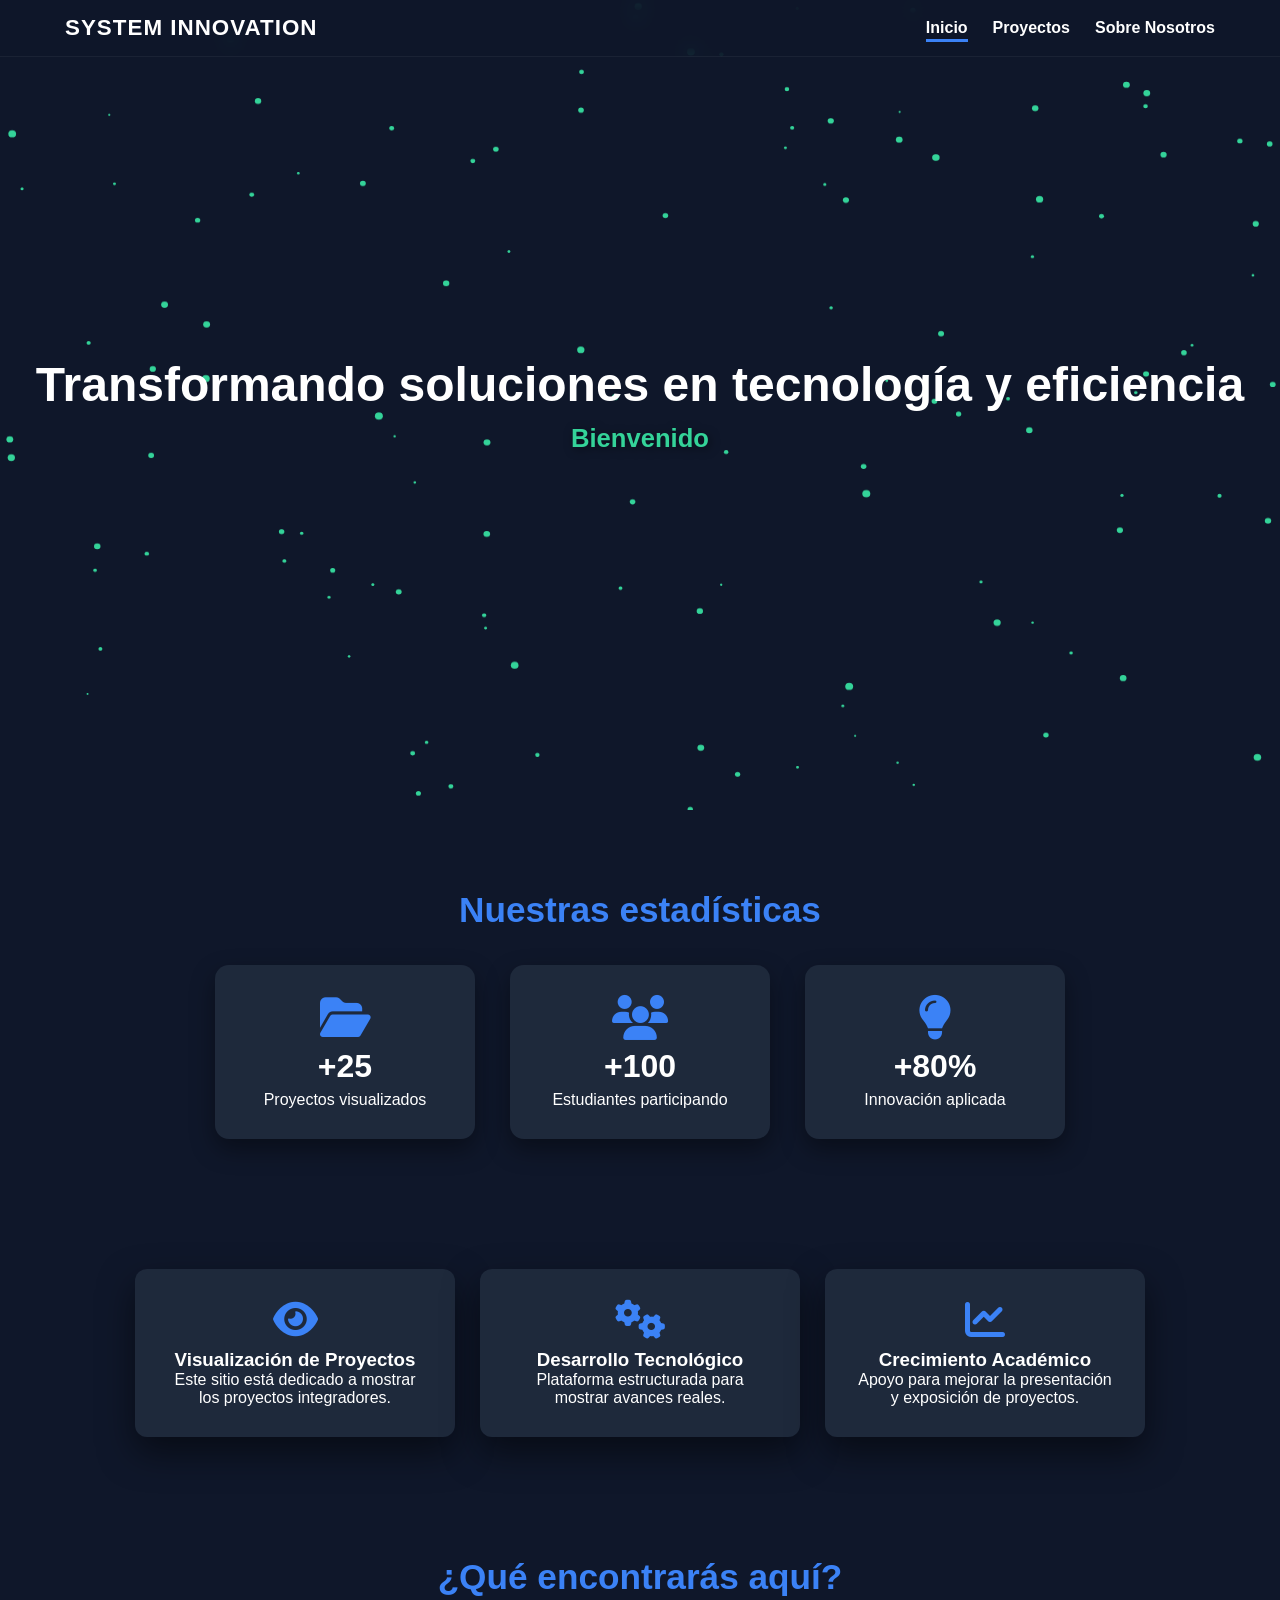
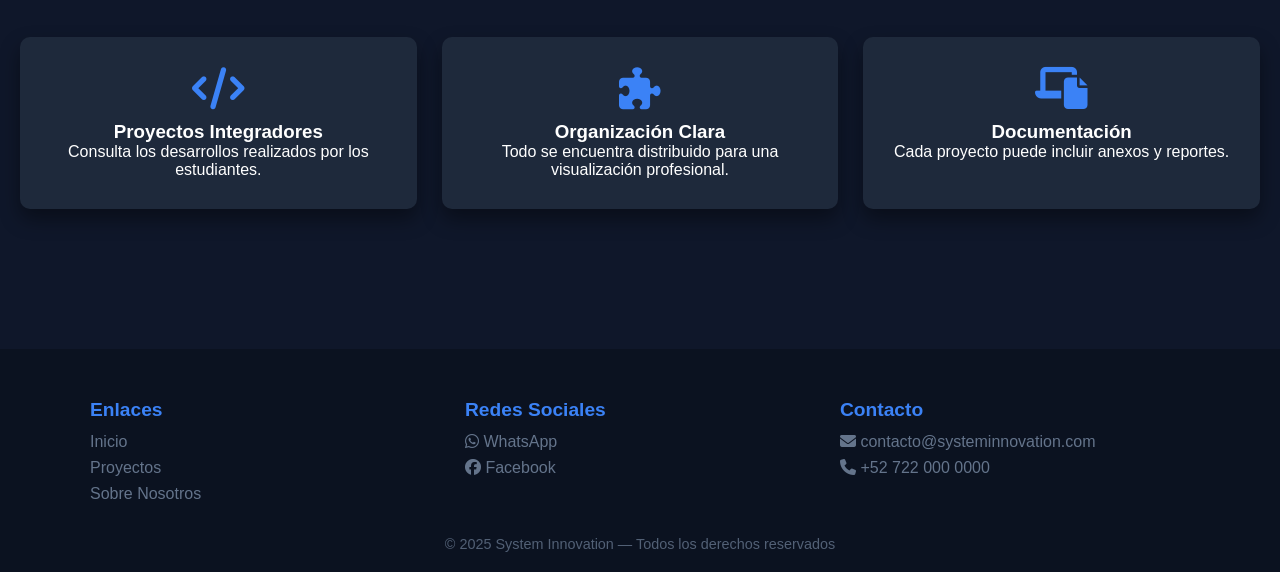
<file: index.html>
<!DOCTYPE html>
<html lang="es">
<head>
  <meta charset="UTF-8">
  <meta name="viewport" content="width=device-width, initial-scale=1.0">
  <title>System Innovation - Portada</title>
  <link rel="stylesheet" href="css/style.css">

  <!-- ICONOS -->
  <link href="https://cdnjs.cloudflare.com/ajax/libs/font-awesome/6.4.0/css/all.min.css" rel="stylesheet">
</head>
<body>

<!-- --------------------------------------------------
                     HEADER (MODIFICADO)
--------------------------------------------------- -->
<header class="header">
  <div class="header-container">
    <a href="index.html" class="logo">SYSTEM INNOVATION</a>

    <nav class="nav" id="navMenu">
      <a href="index.html" class="active">Inicio</a>
      <a href="proyectos.html">Proyectos</a>
      <a href="sobre.html">Sobre Nosotros</a>
    </nav>

    <div class="menu-toggle" id="menuToggle">
      <i class="fas fa-bars"></i>
    </div>
  </div>
</header>

<!-- --------------------------------------------------
                   HERO PRINCIPAL
--------------------------------------------------- -->
<section class="hero">
  <canvas id="particles"></canvas>

  <div class="hero-content">
    <h1 class="hero-title">Transformando soluciones en tecnología y eficiencia</h1>
    <p class="hero-sub">Bienvenido</p>
  </div>
</section>

<!-- --------------------------------------------------
                   BANNERS ESTADÍSTICAS
--------------------------------------------------- -->
<section class="stats-section">
  <h2 class="section-title">Nuestras estadísticas</h2>

  <div class="stats-container">
    <div class="stat-card">
      <i class="fas fa-folder-open"></i>
      <h3>+25</h3>
      <p>Proyectos visualizados</p>
    </div>

    <div class="stat-card">
      <i class="fas fa-users"></i>
      <h3>+100</h3>
      <p>Estudiantes participando</p>
    </div>

    <div class="stat-card">
      <i class="fas fa-lightbulb"></i>
      <h3>+80%</h3>
      <p>Innovación aplicada</p>
    </div>
  </div>
</section>

<!-- --------------------------------------------------
                   BANNERS EXTRA
--------------------------------------------------- -->
<section class="banners-extra">
  <div class="banner-card">
    <i class="fas fa-eye"></i>
    <h3>Visualización de Proyectos</h3>
    <p>Este sitio está dedicado a mostrar los proyectos integradores.</p>
  </div>

  <div class="banner-card">
    <i class="fas fa-gears"></i>
    <h3>Desarrollo Tecnológico</h3>
    <p>Plataforma estructurada para mostrar avances reales.</p>
  </div>

  <div class="banner-card">
    <i class="fas fa-chart-line"></i>
    <h3>Crecimiento Académico</h3>
    <p>Apoyo para mejorar la presentación y exposición de proyectos.</p>
  </div>
</section>

<!-- --------------------------------------------------
                   TARJETAS INFORMATIVAS
--------------------------------------------------- -->
<section class="cards-info">
  <h2 class="section-title">¿Qué encontrarás aquí?</h2>

  <div class="card-grid">
    <div class="info-card">
      <i class="fas fa-code"></i>
      <h3>Proyectos Integradores</h3>
      <p>Consulta los desarrollos realizados por los estudiantes.</p>
    </div>

    <div class="info-card">
      <i class="fas fa-puzzle-piece"></i>
      <h3>Organización Clara</h3>
      <p>Todo se encuentra distribuido para una visualización profesional.</p>
    </div>

    <div class="info-card">
      <i class="fas fa-laptop-file"></i>
      <h3>Documentación</h3>
      <p>Cada proyecto puede incluir anexos y reportes.</p>
    </div>
  </div>
</section>

<!-- --------------------------------------------------
                        FOOTER
--------------------------------------------------- -->
<footer class="footer">
  <div class="footer-container">

    <div class="footer-section">
      <h4>Enlaces</h4>
      <ul>
        <li><a href="index.html">Inicio</a></li>
        <li><a href="proyectos.html">Proyectos</a></li>
        <li><a href="sobre.html">Sobre Nosotros</a></li>
      </ul>
    </div>

    <div class="footer-section">
      <h4>Redes Sociales</h4>
      <ul>
        <li><a href="#"><i class="fab fa-whatsapp"></i> WhatsApp</a></li>
        <li><a href="#"><i class="fab fa-facebook"></i> Facebook</a></li>
      </ul>
    </div>

    <div class="footer-section">
      <h4>Contacto</h4>
      <ul>
        <li><a href="#"><i class="fas fa-envelope"></i> contacto@systeminnovation.com</a></li>
        <li><a href="#"><i class="fas fa-phone"></i> +52 722 000 0000</a></li>
      </ul>
    </div>

  </div>

  <p class="footer-copy">© 2025 System Innovation — Todos los derechos reservados</p>
</footer>

<script src="js/script.js"></script>

</body>
</html>
</file>
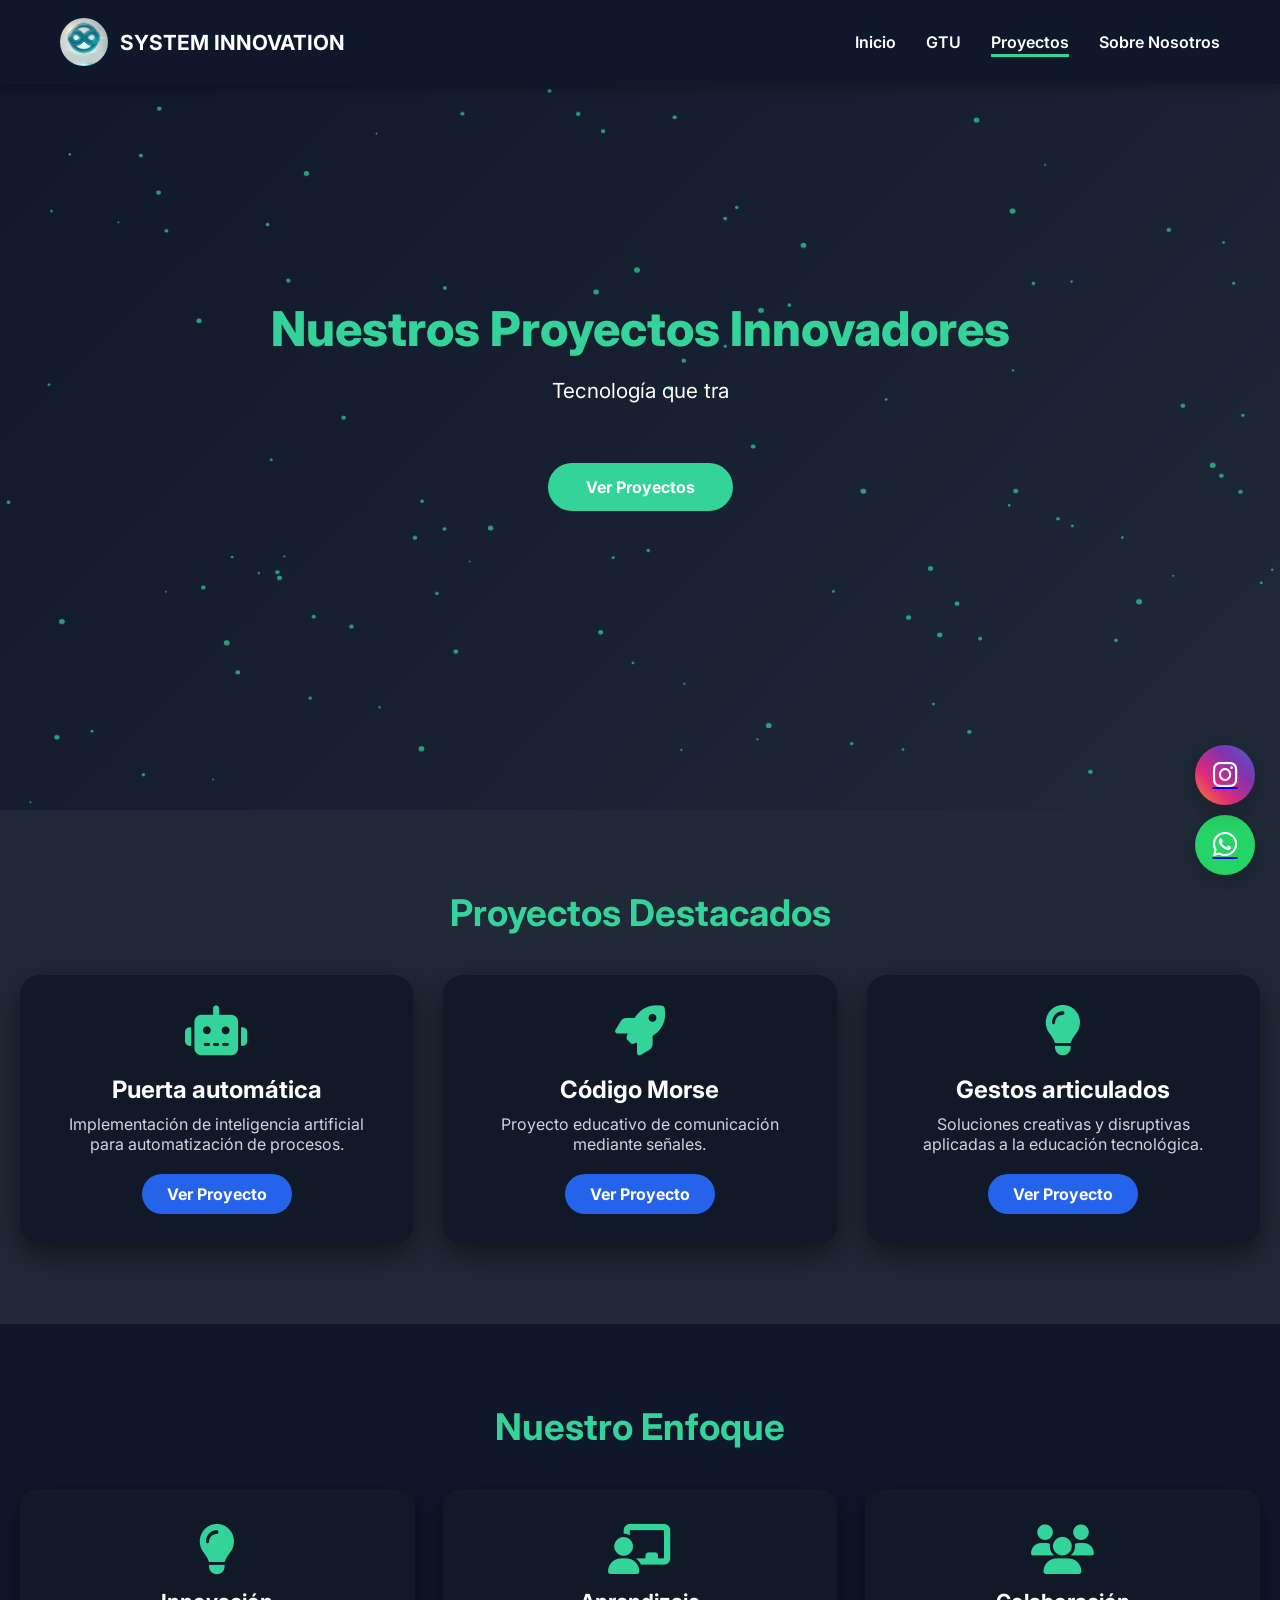
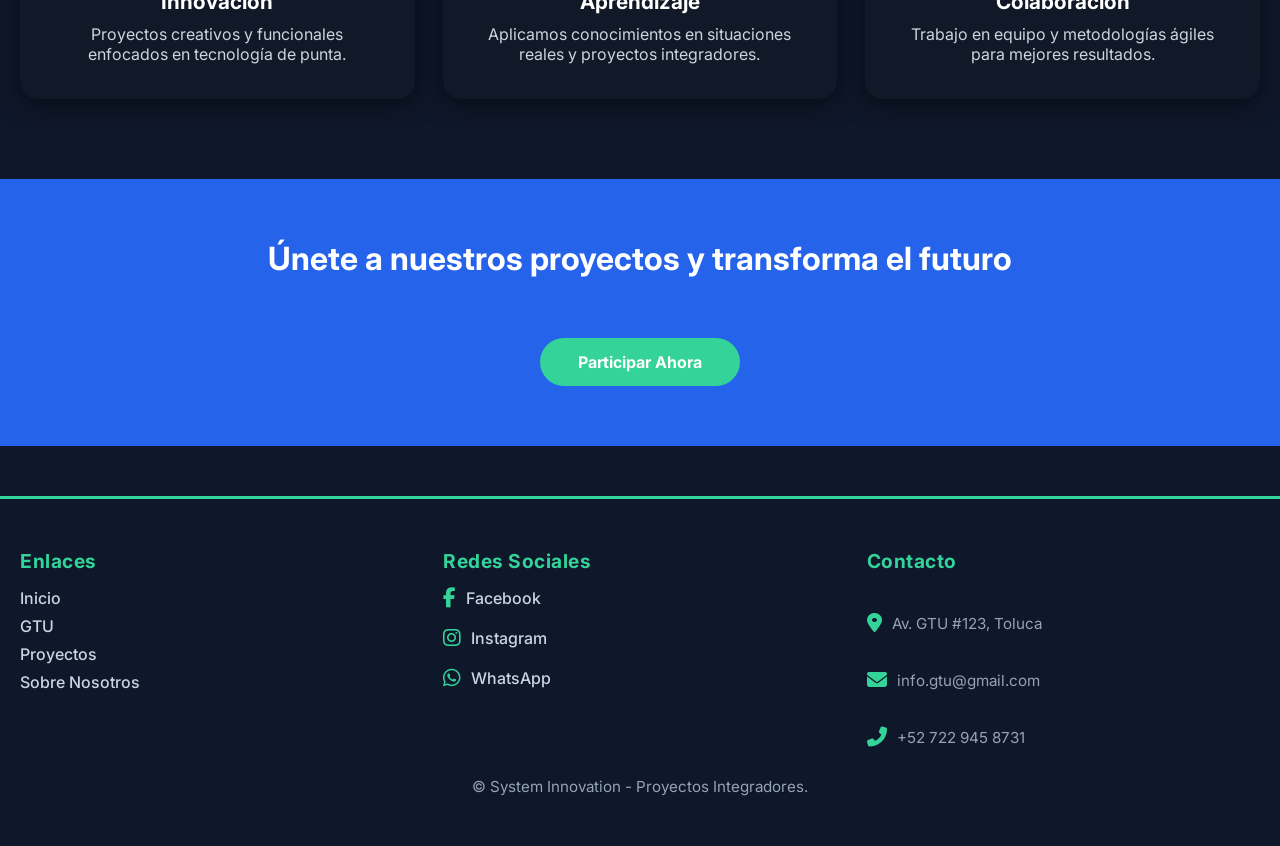
<file: proyectos.html>
<!DOCTYPE html>
<html lang="es">
<head>
  <meta charset="UTF-8">
  <meta name="viewport" content="width=device-width, initial-scale=1.0">
  <title>Proyectos - System Innovation</title>
  <link rel="stylesheet" href="css/proyectos.css">
  <link href="https://unpkg.com/aos@2.3.1/dist/aos.css" rel="stylesheet">
  <link rel="stylesheet" href="https://cdnjs.cloudflare.com/ajax/libs/font-awesome/6.4.0/css/all.min.css">
</head>
<body>

  <!-- HEADER -->
  <header class="header">
    <div class="header-container">
      <a href="index.html" class="brand">
        <img src="img/L.E.jpg" alt="Logo" class="logo">
        <span>SYSTEM INNOVATION</span>
      </a>
      <nav class="nav" id="navMenu">
        <a href="index.html">Inicio</a>
        <a href="inicio.html">GTU</a>
        <a href="proyectos.html" class="active">Proyectos</a>
        <a href="sobre.html">Sobre Nosotros</a>
      </nav>
      <div class="menu-toggle" id="menuToggle">&#9776;</div>
    </div>
  </header>

  <!-- HERO ANIMADO -->
  <section class="hero-pro-3">
    <canvas id="heroCanvas"></canvas>
    <div class="hero-pro-content-3" data-aos="fade-up">
      <h1 class="hero-title-3">Nuestros Proyectos Innovadores</h1>
      <p class="hero-subtitle-3 typing-text-3"></p>
      <a href="#projects-section" class="btn-hero-pro-3">Ver Proyectos</a>
    </div>
  </section>

  <!-- PROYECTOS DESTACADOS -->
  <section class="projects container" id="projects-section">
    <h2 class="section-title">Proyectos Destacados</h2>
    <div class="projects-grid">
      <div class="project-card" data-aos="fade-up">
        <i class="fas fa-robot project-icon"></i>
        <h3>Puerta automática</h3>
        <p>Implementación de inteligencia artificial para automatización de procesos.</p>
        <a href="proyecto1.html" class="btn-project">Ver Proyecto</a>
      </div>
      <div class="project-card" data-aos="fade-up" data-aos-delay="150">
        <i class="fas fa-rocket project-icon"></i>
        <h3>Código Morse</h3>
        <p>Proyecto educativo de comunicación mediante señales.</p>
        <a href="proyecto2.html" class="btn-project">Ver Proyecto</a>
      </div>
      <div class="project-card" data-aos="fade-up" data-aos-delay="300">
        <i class="fas fa-lightbulb project-icon"></i>
        <h3>Gestos articulados</h3>
        <p>Soluciones creativas y disruptivas aplicadas a la educación tecnológica.</p>
        <a href="proyecto3.html" class="btn-project">Ver Proyecto</a>
      </div>
    </div>
  </section>

  <!-- VALORES -->
  <section class="values container">
    <h2 class="section-title">Nuestro Enfoque</h2>
    <div class="values-grid">
      <div class="value-card" data-aos="fade-up">
        <i class="fas fa-lightbulb"></i>
        <h3>Innovación</h3>
        <p>Proyectos creativos y funcionales enfocados en tecnología de punta.</p>
      </div>
      <div class="value-card" data-aos="fade-up" data-aos-delay="150">
        <i class="fas fa-chalkboard-teacher"></i>
        <h3>Aprendizaje</h3>
        <p>Aplicamos conocimientos en situaciones reales y proyectos integradores.</p>
      </div>
      <div class="value-card" data-aos="fade-up" data-aos-delay="300">
        <i class="fas fa-users"></i>
        <h3>Colaboración</h3>
        <p>Trabajo en equipo y metodologías ágiles para mejores resultados.</p>
      </div>
    </div>
  </section>

  <!-- CTA FINAL -->
  <section class="cta">
    <h2>Únete a nuestros proyectos y transforma el futuro</h2>
    <a href="inicio.html" class="btn-hero-pro-3">Participar Ahora</a>
  </section>

  <!-- ICONOS FLOTANTES -->
  <a href="https://wa.me/527229458731" target="_blank" class="whatsapp-float">
    <i class="fab fa-whatsapp"></i>
  </a>
  <a href="https://www.instagram.com/" target="_blank" class="instagram-float">
    <i class="fab fa-instagram"></i>
  </a>

  <!-- FOOTER -->
  <footer class="footer">
    <div class="footer-grid">
      <div>
        <h4>Enlaces</h4>
        <a href="index.html">Inicio</a>
        <a href="inicio.html">GTU</a>
        <a href="proyectos.html">Proyectos</a>
        <a href="sobre.html">Sobre Nosotros</a>
      </div>
      <div>
        <h4>Redes Sociales</h4>
        <div class="footer-icons">
          <a href="#"><i class="fab fa-facebook-f"></i> Facebook</a>
          <a href="#"><i class="fab fa-instagram"></i> Instagram</a>
          <a href="#"><i class="fab fa-whatsapp"></i> WhatsApp</a>
        </div>
      </div>
      <div>
        <h4>Contacto</h4>
        <div class="footer-icons">
          <p><i class="fas fa-map-marker-alt"></i> Av. GTU #123, Toluca</p>
          <p><i class="fas fa-envelope"></i> info.gtu@gmail.com</p>
          <p><i class="fas fa-phone-alt"></i> +52 722 945 8731</p>
        </div>
      </div>
    </div>
    <p>© System Innovation - Proyectos Integradores.</p>
  </footer>

  <script src="https://unpkg.com/aos@2.3.1/dist/aos.js"></script>
  <script src="js/proyectos.js"></script>
  <script src="js/hero-animl.js"></script>
</body>
</html>
</file>
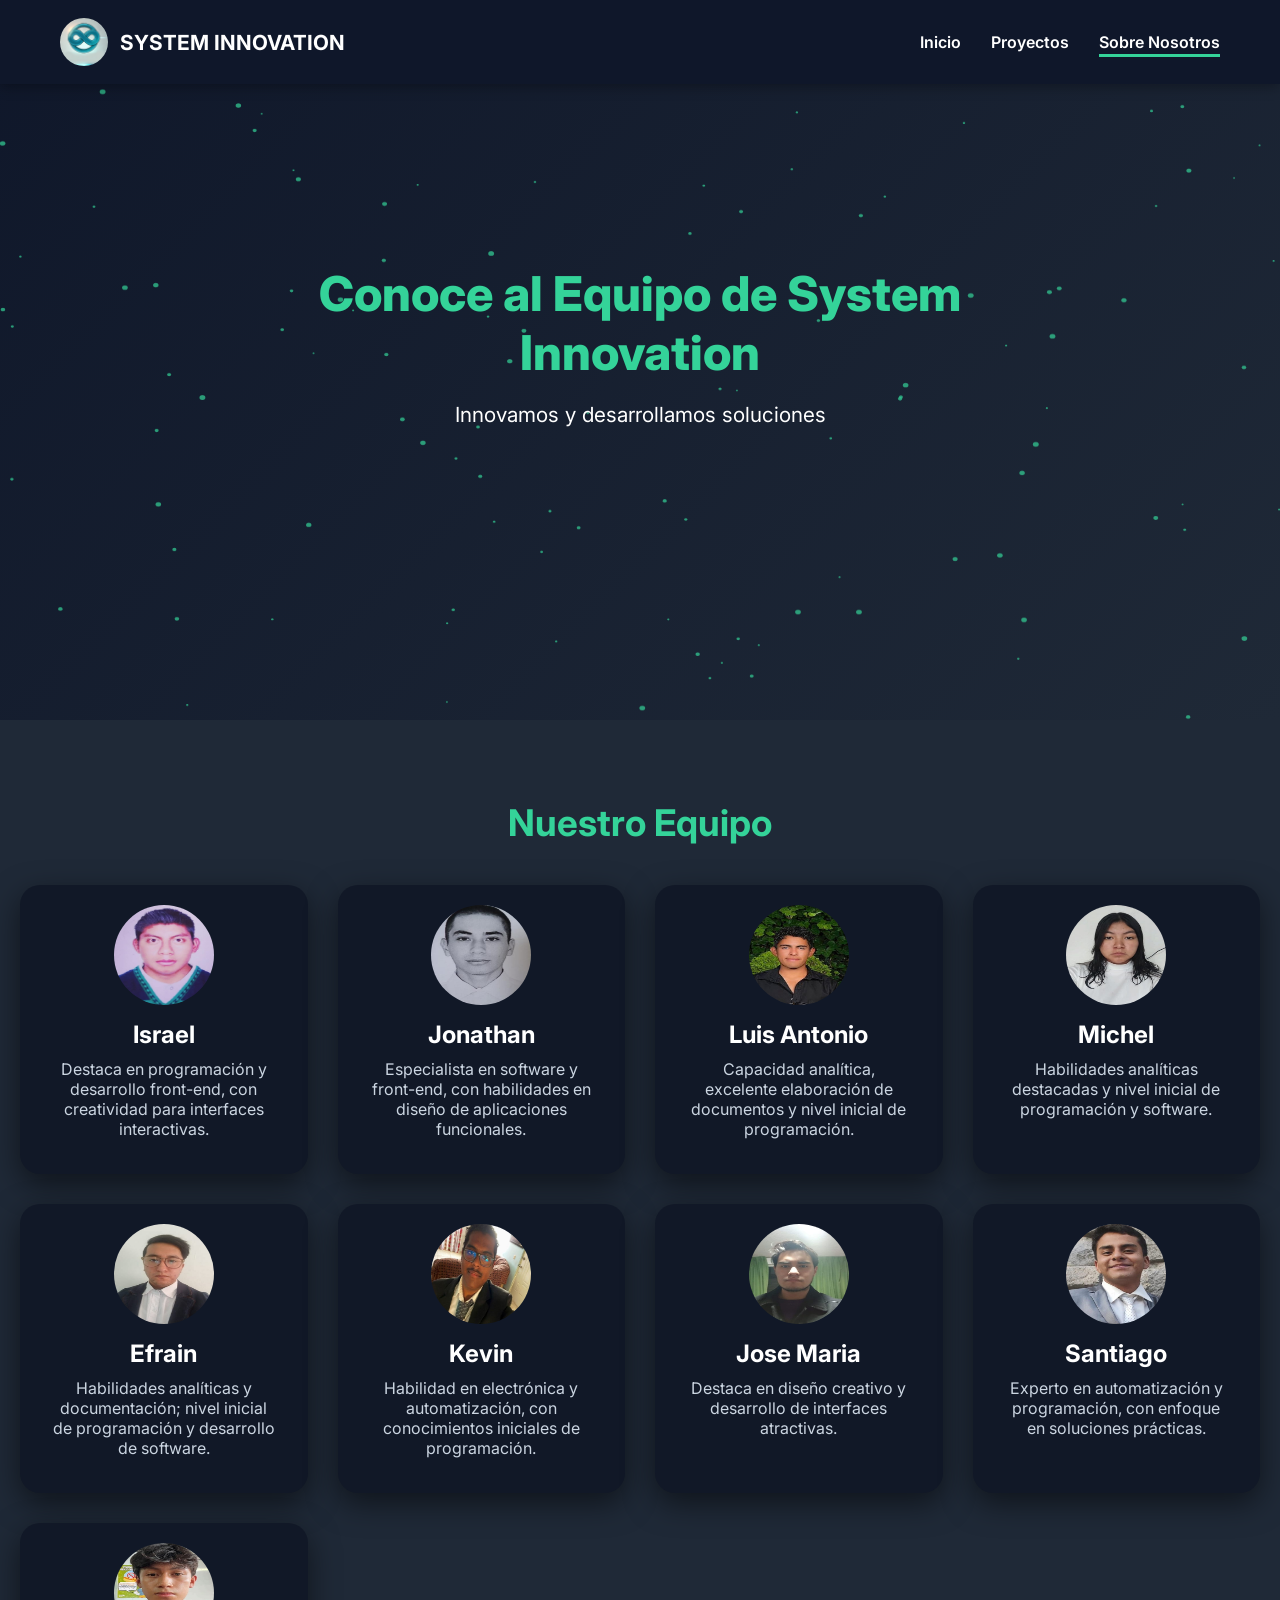
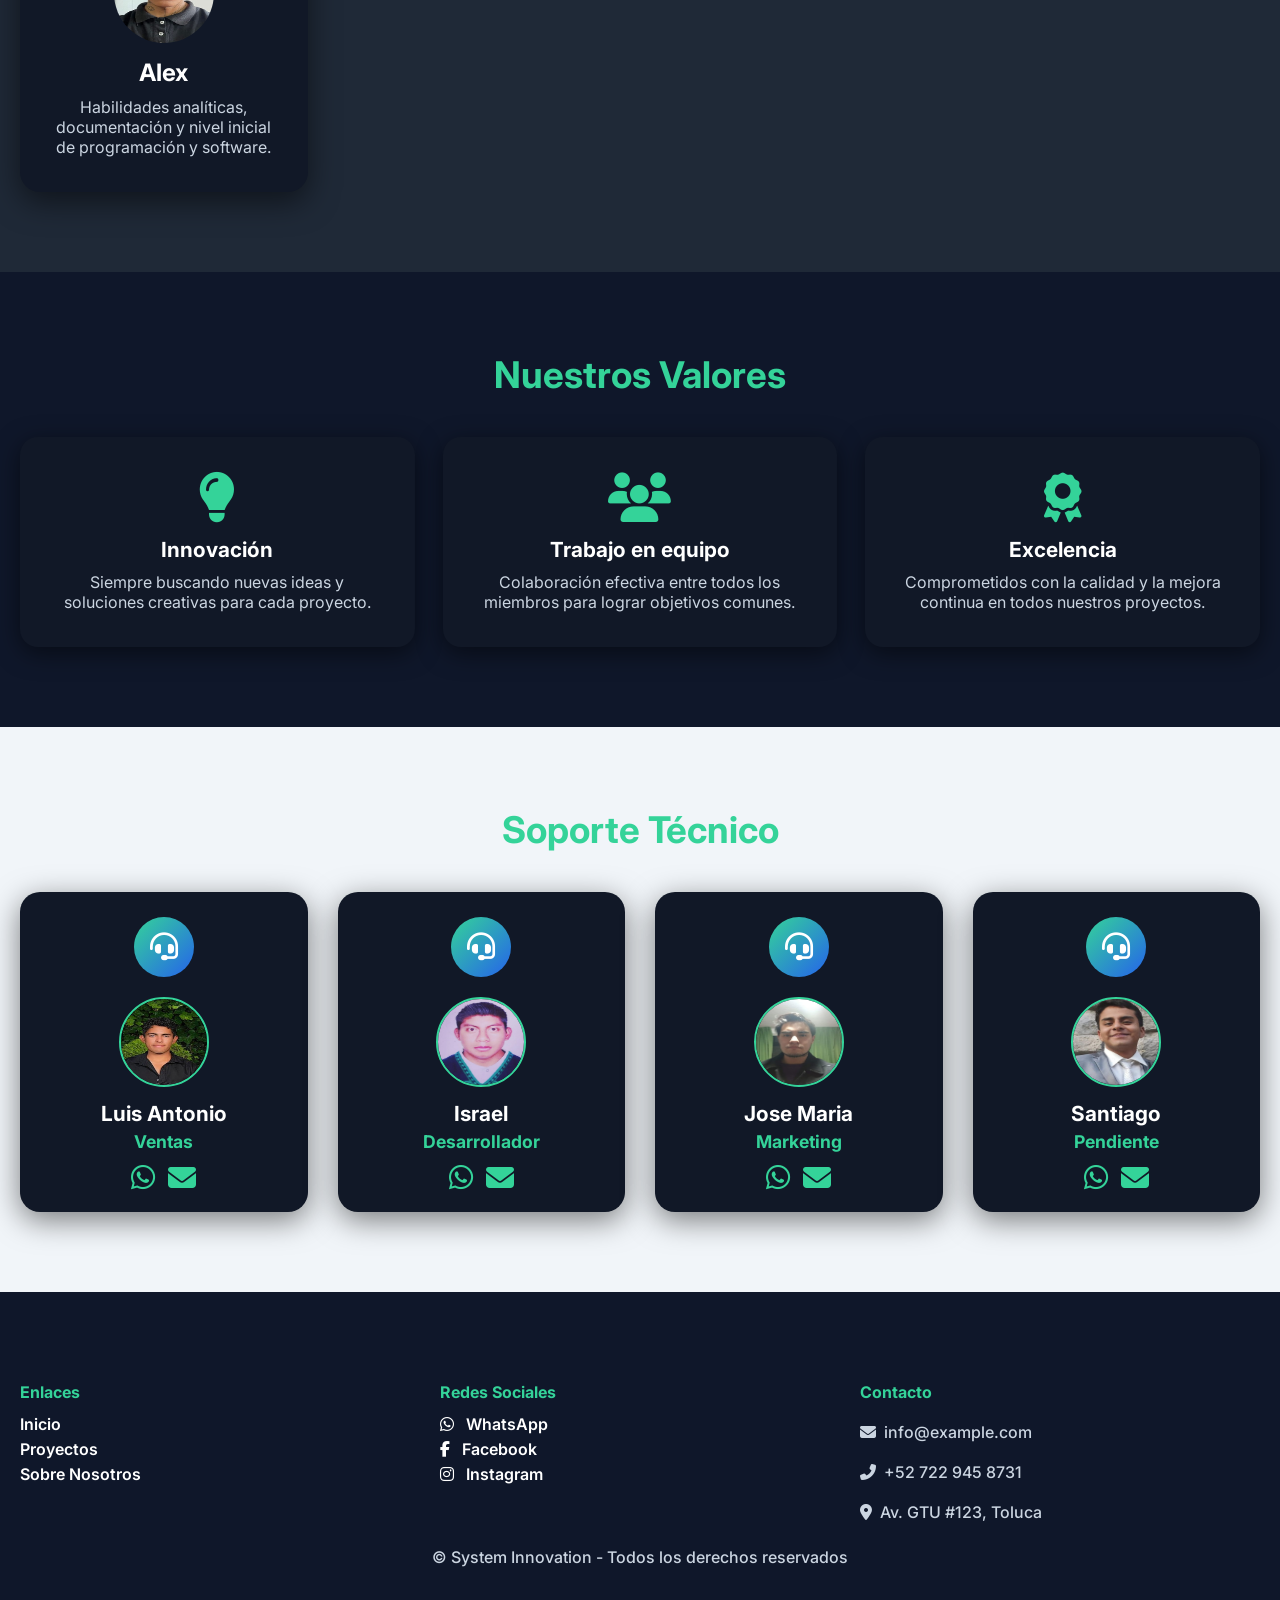
<file: sobre.html>
<!DOCTYPE html>
<html lang="es">
<head>
  <meta charset="UTF-8">
  <meta name="viewport" content="width=device-width, initial-scale=1.0">
  <title>Sobre Nosotros - System Innovation</title>
  <link rel="stylesheet" href="css/sobre.css">
  <link href="https://fonts.googleapis.com/css2?family=Inter:wght@300;400;600;700&display=swap" rel="stylesheet">
  <link rel="stylesheet" href="https://cdnjs.cloudflare.com/ajax/libs/font-awesome/6.4.0/css/all.min.css">
</head>
<body>

  <!-- HEADER -->
  <header class="header">
    <div class="header-container">
      <a href="index.html" class="brand">
        <img src="img/L.E.jpg" alt="Logo" class="logo">
        <span>SYSTEM INNOVATION</span>
      </a>
      <nav class="nav" id="navMenu">
        <a href="index.html">Inicio</a>
        <a href="proyectos.html">Proyectos</a>
        <a href="sobre.html" class="active">Sobre Nosotros</a>
      </nav>
      <div class="menu-toggle" id="menuToggle">&#9776;</div>
    </div>
  </header>

  <!-- HERO -->
  <section class="hero-pro-3">
    <canvas id="heroCanvas"></canvas>
    <div class="hero-pro-content-3" data-aos="fade-up">
      <h1 class="hero-title-3">Conoce al Equipo de System Innovation</h1>
      <p class="hero-subtitle-3 typing-text-3"></p>
    </div>
  </section>

  <!-- EQUIPO -->
  <section class="projects container" id="equipo-section">
    <h2 class="section-title">Nuestro Equipo</h2>
    <div class="projects-grid">
      <div class="project-card" data-aos="fade-up">
        <img src="img/isra.jpg" alt="Israel" class="project-icon">
        <h3>Israel</h3>
        <p>Destaca en programación y desarrollo front-end, con creatividad para interfaces interactivas.</p>
      </div>
      <div class="project-card" data-aos="fade-up" data-aos-delay="150">
        <img src="img/JONA.jpg" alt="Jonathan" class="project-icon">
        <h3>Jonathan</h3>
        <p>Especialista en software y front-end, con habilidades en diseño de aplicaciones funcionales.</p>
      </div>
      <div class="project-card" data-aos="fade-up" data-aos-delay="300">
        <img src="img/LUIS.jpg" alt="Luis Antonio" class="project-icon">
        <h3>Luis Antonio</h3>
        <p>Capacidad analítica, excelente elaboración de documentos y nivel inicial de programación.</p>
      </div>
      <div class="project-card" data-aos="fade-up" data-aos-delay="450">
        <img src="img/MICH.jpg" alt="Michel" class="project-icon">
        <h3>Michel</h3>
        <p>Habilidades analíticas destacadas y nivel inicial de programación y software.</p>
      </div>
      <div class="project-card" data-aos="fade-up" data-aos-delay="600">
        <img src="img/EFRA.jpg" alt="Efrain" class="project-icon">
        <h3>Efrain</h3>
        <p>Habilidades analíticas y documentación; nivel inicial de programación y desarrollo de software.</p>
      </div>
      <div class="project-card" data-aos="fade-up" data-aos-delay="750">
        <img src="img/KEVIN.jpg" alt="Kevin" class="project-icon">
        <h3>Kevin</h3>
        <p>Habilidad en electrónica y automatización, con conocimientos iniciales de programación.</p>
      </div>
      <div class="project-card" data-aos="fade-up" data-aos-delay="900">
        <img src="img/CHEMA.jpg" alt="Jose Maria" class="project-icon">
        <h3>Jose Maria</h3>
        <p>Destaca en diseño creativo y desarrollo de interfaces atractivas.</p>
      </div>
      <div class="project-card" data-aos="fade-up" data-aos-delay="1050">
        <img src="img/CHANTI.jpg" alt="Santiago" class="project-icon">
        <h3>Santiago</h3>
        <p>Experto en automatización y programación, con enfoque en soluciones prácticas.</p>
      </div>
      <div class="project-card" data-aos="fade-up" data-aos-delay="1200">
        <img src="img/ALEX.jpg" alt="Alex" class="project-icon">
        <h3>Alex</h3>
        <p>Habilidades analíticas, documentación y nivel inicial de programación y software.</p>
      </div>
    </div>
  </section>

  <!-- VALORES -->
  <section class="values container">
    <h2 class="section-title">Nuestros Valores</h2>
    <div class="values-grid">
      <div class="value-card" data-aos="fade-up">
        <i class="fas fa-lightbulb"></i>
        <h3>Innovación</h3>
        <p>Siempre buscando nuevas ideas y soluciones creativas para cada proyecto.</p>
      </div>
      <div class="value-card" data-aos="fade-up" data-aos-delay="150">
        <i class="fas fa-users"></i>
        <h3>Trabajo en equipo</h3>
        <p>Colaboración efectiva entre todos los miembros para lograr objetivos comunes.</p>
      </div>
      <div class="value-card" data-aos="fade-up" data-aos-delay="300">
        <i class="fas fa-award"></i>
        <h3>Excelencia</h3>
        <p>Comprometidos con la calidad y la mejora continua en todos nuestros proyectos.</p>
      </div>
    </div>
  </section>

  <!-- SOPORTE TÉCNICO -->
  <section class="support container">
    <h2 class="section-title">Soporte Técnico</h2>
    <div class="support-grid">
      <div class="support-card" data-aos="fade-up">
        <div class="support-icon-wrapper">
          <i class="fas fa-headset support-icon"></i>
        </div>
        <img src="img/LUIS.jpg" alt="Luis Antonio" class="support-photo">
        <h3>Luis Antonio</h3>
        <p class="role">Ventas</p>
        <div class="contact-icons">
          <a href="https://wa.me/527229458731" target="_blank"><i class="fab fa-whatsapp"></i></a>
          <a href="mailto:luis@example.com"><i class="fas fa-envelope"></i></a>
        </div>
      </div>

      <div class="support-card" data-aos="fade-up" data-aos-delay="150">
        <div class="support-icon-wrapper">
          <i class="fas fa-headset support-icon"></i>
        </div>
        <img src="img/isra.jpg" alt="Israel" class="support-photo">
        <h3>Israel</h3>
        <p class="role">Desarrollador</p>
        <div class="contact-icons">
          <a href="https://wa.me/527229458731" target="_blank"><i class="fab fa-whatsapp"></i></a>
          <a href="mailto:israel@example.com"><i class="fas fa-envelope"></i></a>
        </div>
      </div>

      <div class="support-card" data-aos="fade-up" data-aos-delay="300">
        <div class="support-icon-wrapper">
          <i class="fas fa-headset support-icon"></i>
        </div>
        <img src="img/CHEMA.jpg" alt="Jose Maria" class="support-photo">
        <h3>Jose Maria</h3>
        <p class="role">Marketing</p>
        <div class="contact-icons">
          <a href="https://wa.me/527229458731" target="_blank"><i class="fab fa-whatsapp"></i></a>
          <a href="mailto:jose@example.com"><i class="fas fa-envelope"></i></a>
        </div>
      </div>

      <div class="support-card" data-aos="fade-up" data-aos-delay="450">
        <div class="support-icon-wrapper">
          <i class="fas fa-headset support-icon"></i>
        </div>
        <img src="img/CHANTI.jpg" alt="Santiago" class="support-photo">
        <h3>Santiago</h3>
        <p class="role">Pendiente</p>
        <div class="contact-icons">
          <a href="https://wa.me/527229458731" target="_blank"><i class="fab fa-whatsapp"></i></a>
          <a href="mailto:santiago@example.com"><i class="fas fa-envelope"></i></a>
        </div>
      </div>
    </div>
  </section>

  <!-- FOOTER -->
  <footer class="footer">
    <div class="footer-grid">
      <div>
        <h4>Enlaces</h4>
        <a href="index.html">Inicio</a>
        <a href="proyectos.html">Proyectos</a>
        <a href="sobre.html">Sobre Nosotros</a>
      </div>
      <div>
        <h4>Redes Sociales</h4>
        <a href="https://wa.me/527229458731" target="_blank"><i class="fab fa-whatsapp"></i> WhatsApp</a>
        <a href="https://www.facebook.com/share/19WJqsZgtz/" target="_blank"><i class="fab fa-facebook-f"></i> Facebook</a>
        <a href="#"><i class="fab fa-instagram"></i> Instagram</a>
      </div>
      <div>
        <h4>Contacto</h4>
        <p><i class="fas fa-envelope"></i> info@example.com</p>
        <p><i class="fas fa-phone-alt"></i> +52 722 945 8731</p>
        <p><i class="fas fa-map-marker-alt"></i> Av. GTU #123, Toluca</p>
      </div>
    </div>
    <p>© System Innovation - Todos los derechos reservados</p>
  </footer>

  <script src="https://unpkg.com/aos@2.3.1/dist/aos.js"></script>
  <script src="js/sobre.js"></script>
  <script src="js/hero-animl.js"></script>
</body>
</html>
</file>
<file: css/style.css>
/* ------------------------------
   VARIABLES
------------------------------ */
:root {
  --azul: #2563eb;
  --azul-claro: #3b82f6;
  --negro: #0f172a;
  --gris: #1e293b;
  --gris-claro: #64748b;
  --blanco: #ffffff;
}

/* ------------------------------
   RESET
------------------------------ */
* {
  margin: 0;
  padding: 0;
  box-sizing: border-box;
  font-family: 'Inter', sans-serif;
}

body {
  background: var(--negro);
  color: var(--blanco);
  overflow-x: hidden;
}

/* ------------------------------
   HEADER
------------------------------ */
.header {
  position: fixed;
  top: 0;
  left: 0;
  width: 100%;
  background: rgba(15, 23, 42, 0.85);
  backdrop-filter: blur(10px);
  padding: 15px 0;
  z-index: 1000;
  border-bottom: 1px solid rgba(255,255,255,0.05);
}

.header-container {
  max-width: 1200px;
  margin: auto;
  display: flex;
  justify-content: space-between;
  align-items: center;
  padding: 0 25px;
}

.logo {
  font-size: 1.4rem;
  font-weight: 700;
  color: var(--blanco);
  text-decoration: none;
  letter-spacing: 1px;
}

.nav {
  display: flex;
  gap: 25px;
}

.nav a {
  text-decoration: none;
  color: var(--blanco);
  font-weight: 600;
  position: relative;
}

.nav a::after {
  content: "";
  position: absolute;
  bottom: -5px;
  left: 0;
  width: 0%;
  height: 3px;
  background: var(--azul-claro);
  transition: .3s;
}

.nav a:hover::after,
.nav a.active::after {
  width: 100%;
}

.menu-toggle {
  color: white;
  font-size: 26px;
  display: none;
  cursor: pointer;
}

/* ------------------------------
   HERO
------------------------------ */
.hero {
  position: relative;
  height: 90vh;
  display: flex;
  justify-content: center;
  align-items: center;
  overflow: hidden;
}

#particles {
  position: absolute;
  width: 100%;
  height: 100%;
}

.hero-content {
  position: relative;
  z-index: 2;
  text-align: center;
}

.hero-title {
  font-size: 3rem;
  font-weight: 800;
  margin-bottom: 12px;
}

.hero-sub {
  font-size: 1.6rem;
  font-weight: 600;
  color: #34d399; /* verde brillante que combina con las partículas */
  text-shadow: 2px 2px 10px rgba(0,0,0,0.5); /* sombra para resaltar */
  opacity: 0;
  transform: translateY(20px);
  animation: fadeUp 1.2s forwards 0.5s; /* animación de aparición */
}

@keyframes fadeUp {
  to {
    opacity: 1;
    transform: translateY(0);
  }
}

/* ------------------------------
   STATISTICS BANNERS
------------------------------ */
.stats-section {
  padding: 80px 20px;
  text-align: center;
}

.section-title {
  font-size: 2.2rem;
  margin-bottom: 35px;
  font-weight: 700;
  color: var(--azul-claro);
}

.stats-container {
  max-width: 1100px;
  margin: auto;
  display: flex;
  justify-content: center;
  gap: 35px;
  flex-wrap: wrap;
}

.stat-card {
  background: var(--gris);
  padding: 30px;
  width: 260px;
  border-radius: 14px;
  text-align: center;
  box-shadow: 0 10px 25px rgba(0,0,0,0.4);
  transition: .3s;
}

.stat-card:hover {
  transform: translateY(-10px);
}

.stat-card i {
  font-size: 45px;
  color: var(--azul-claro);
  margin-bottom: 8px;
}

.stat-card h3 {
  font-size: 2rem;
  margin-bottom: 6px;
}

/* ------------------------------
   EXTRA BANNERS
------------------------------ */
.banners-extra {
  display: flex;
  justify-content: center;
  flex-wrap: wrap;
  gap: 25px;
  padding: 50px 20px;
}

.banner-card {
  width: 320px;
  background: var(--gris);
  padding: 30px;
  border-radius: 12px;
  text-align: center;
  transition: .3s;
  box-shadow: 0 15px 35px rgba(0,0,0,0.5);
}

.banner-card:hover {
  transform: translateY(-10px);
}

.banner-card i {
  font-size: 40px;
  margin-bottom: 10px;
  color: var(--azul-claro);
}

/* ------------------------------
   CARDS INFO
------------------------------ */
.cards-info {
  padding: 70px 20px;
  text-align: center;
}

.card-grid {
  margin-top: 40px;
  display: grid;
  grid-template-columns: repeat(auto-fit, minmax(260px, 1fr));
  gap: 25px;
}

.info-card {
  background: var(--gris);
  padding: 30px;
  border-radius: 10px;
  text-align: center;
  transition: .3s;
  box-shadow: 0 10px 20px rgba(0,0,0,0.4);
}

.info-card:hover {
  transform: translateY(-10px);
}

.info-card i {
  font-size: 42px;
  margin-bottom: 12px;
  color: var(--azul-claro);
}

/* ------------------------------
   FOOTER
------------------------------ */
.footer {
  margin-top: 70px;
  background: #0b1220;
  padding: 50px 20px 20px;
}

.footer-container {
  max-width: 1100px;
  margin: auto;
  display: grid;
  grid-template-columns: repeat(auto-fit, minmax(240px, 1fr));
  gap: 25px;
}

.footer-section h4 {
  margin-bottom: 12px;
  color: var(--azul-claro);
  font-size: 1.2rem;
}

.footer-section ul {
  list-style: none;
}

.footer-section ul li {
  margin-bottom: 8px;
}

.footer-section a {
  text-decoration: none;
  color: var(--gris-claro);
  transition: .3s;
}

.footer-section a:hover {
  color: var(--azul-claro);
}

.footer-copy {
  text-align: center;
  margin-top: 25px;
  color: var(--gris-claro);
  font-size: .9rem;
  opacity: .8;
}

/* ------------------------------
   RESPONSIVE
------------------------------ */
@media (max-width: 768px) {
  .nav {
    display: none;
    flex-direction: column;
    background: var(--gris);
    position: absolute;
    top: 75px;
    right: 20px;
    padding: 20px;
    border-radius: 10px;
  }

  .nav.show {
    display: flex;
  }

  .menu-toggle {
    display: block;
  }

  .hero-title {
    font-size: 2.3rem;
  }
}
</file>
<file: css/proyectos.css>
/* GOOGLE FONTS */
@import url('https://fonts.googleapis.com/css2?family=Inter:wght@300;400;600;700&display=swap');

/* VARIABLES DE COLOR */
:root{
  --azul:#2563eb;
  --verde-suave:#34d399;
  --blanco:#ffffff;
  --negro:#0f172a;
  --gris:#1f2937;
  --gris-claro:#f1f5f9;
  --whatsapp:#25D366;
  --instagram-gradient:linear-gradient(45deg,#f58529,#dd2a7b,#8134af,#515bd4);
}

/* RESET */
*{margin:0;padding:0;box-sizing:border-box;font-family:'Inter',sans-serif}
body{background:var(--negro);color:var(--blanco);overflow-x:hidden;scroll-behavior:smooth}

/* HEADER */
.header{position:fixed;top:0;width:100%;background:#0f172a;backdrop-filter:blur(5px);box-shadow:0 3px 12px rgba(0,0,0,0.3);z-index:999}
.header-container{max-width:1200px;margin:auto;display:flex;justify-content:space-between;align-items:center;padding:18px 20px;}
.logo{width:48px;border-radius:50%;}
.brand{display:flex;align-items:center;gap:12px;font-size:1.3rem;font-weight:700;color:var(--blanco);text-decoration:none;}
.nav{display:flex;gap:30px}
.nav a{text-decoration:none;color:var(--blanco);font-weight:600;position:relative}
.nav a::after{content:"";position:absolute;height:3px;width:0%;bottom:-5px;left:0;background:var(--verde-suave);transition:.3s;}
.nav a:hover::after,.nav a.active::after{width:100%;}
.menu-toggle{font-size:28px;cursor:pointer;display:none;}

/* HERO ANIMADO */
.hero-pro-3{position:relative;height:90vh;display:flex;align-items:center;justify-content:center;text-align:center;overflow:hidden;background:linear-gradient(135deg,#0f172a,#1f2937)}
.hero-pro-3 canvas{position:absolute;top:0;left:0;width:100%;height:100%;z-index:1}
.hero-pro-content-3{position:relative;z-index:2;max-width:800px;padding:20px}
.hero-title-3{font-size:3rem;font-weight:800;margin-bottom:20px;color:var(--verde-suave)}
.hero-subtitle-3{font-size:1.3rem;margin-bottom:30px;color:var(--blanco)}
.btn-hero-pro-3{padding:14px 38px;background:var(--verde-suave);color:white;font-weight:700;border-radius:40px;text-decoration:none;transition:.3s; display:inline-block; margin-top:30px;}
.btn-hero-pro-3:hover{transform:scale(1.08);background:var(--azul);color:white}

/* PROJECTS */
.projects{padding:80px 20px;background:var(--gris)}
.section-title{text-align:center;font-size:2.3rem;margin-bottom:40px;font-weight:700;color:var(--verde-suave)}
.projects-grid{display:grid;grid-template-columns:repeat(auto-fit,minmax(280px,1fr));gap:30px;margin-top:40px}
.project-card{background:#111827;border-radius:20px;overflow:hidden;box-shadow:0 10px 30px rgba(0,0,0,0.5);transition:all 0.4s;text-align:center;display:flex;flex-direction:column;align-items:center;padding:30px;cursor:pointer}
.project-card:hover{transform:translateY(-10px) scale(1.03);box-shadow:0 15px 40px rgba(0,0,0,0.7)}
.project-icon{font-size:50px;color:var(--verde-suave);margin-bottom:20px}
.project-card h3{font-size:1.5rem;font-weight:700;margin-bottom:10px;color:var(--blanco)}
.project-card p{font-size:1rem;padding:0 10px 20px;color:#cbd5e1}
.btn-project{padding:10px 25px;background:var(--azul);color:white;font-weight:700;border-radius:30px;text-decoration:none;transition:.3s}
.btn-project:hover{background:var(--verde-suave);transform:scale(1.05)}

/* VALUES */
.values{padding:80px 20px}
.values-grid{display:grid;grid-template-columns:repeat(auto-fit,minmax(260px,1fr));gap:28px}
.value-card{background:#111827;padding:35px;border-radius:18px;text-align:center;box-shadow:0 6px 25px rgba(0,0,0,0.5);transition:.3s;cursor:pointer}
.value-card:hover{transform:translateY(-10px) scale(1.02)}
.value-card i{font-size:50px;color:var(--verde-suave);margin-bottom:15px}
.value-card h3{font-size:1.3rem;font-weight:700;margin-bottom:10px}
.value-card p{color:#cbd5e1}

/* CTA */
.cta{padding:60px 20px;text-align:center;background:var(--azul);color:white;position:relative;}
.cta h2{font-size:2rem;margin-bottom:60px;}
.cta .btn-hero-pro-3{background:var(--verde-suave); margin-top:0;}

/* WHATSAPP E INSTAGRAM FLOTANTES */
.whatsapp-float, .instagram-float{
  position:fixed;
  right:25px;
  z-index:9999;
  width:60px;
  height:60px;
  border-radius:50%;
  display:flex;
  align-items:center;
  justify-content:center;
  box-shadow:0 8px 20px rgba(0,0,0,0.2);
  transition:.3s;
}

.whatsapp-float{
  bottom:25px;
  background:var(--whatsapp);
}

.whatsapp-float i{font-size:28px;color:white;}
.whatsapp-float:hover{transform:scale(1.15);box-shadow:0 12px 25px rgba(0,0,0,0.3);}

.instagram-float{
  bottom:95px;
  background:var(--instagram-gradient);
}

.instagram-float i{font-size:28px;color:white;}
.instagram-float:hover{transform:scale(1.15);box-shadow:0 12px 25px rgba(0,0,0,0.3);}

/* FOOTER MEJORADO */
.footer {
  padding: 50px 20px;
  background: #0f172a;
  color: #ffffff;
  font-weight: 500;
  text-align: left;
  margin-top: 50px;
  border-top: 3px solid var(--verde-suave);
}

.footer-grid {
  display: grid;
  grid-template-columns: repeat(auto-fit, minmax(220px, 1fr));
  gap: 30px;
  margin-bottom: 30px;
  align-items: start;
}

.footer-grid h4 {
  margin-bottom: 15px;
  color: var(--verde-suave);
  font-size: 1.2rem;
  letter-spacing: 0.5px;
}

.footer-grid a {
  display: block;
  color: #cbd5e1;
  text-decoration: none;
  margin-bottom: 8px;
  transition: color 0.3s, transform 0.3s;
}

.footer-grid a:hover {
  color: var(--verde-suave);
  transform: translateX(5px);
}

.footer-icons {
  display: flex;
  flex-direction: column;
  gap: 12px;
  margin-top: 10px;
}

.footer-icons a,
.footer-icons p {
  display: flex;
  align-items: center;
  gap: 10px;
  color: #cbd5e1;
  text-decoration: none;
  font-weight: 500;
  transition: color 0.3s, transform 0.3s;
}

.footer-icons a i,
.footer-icons p i {
  font-size: 20px;
  color: var(--verde-suave);
}

.footer-icons a:hover,
.footer-icons p:hover {
  color: var(--verde-suave);
  transform: translateX(5px);
}

.footer p {
  margin-top: 25px;
  font-weight: 400;
  text-align: center;
  color: #94a3b8;
  font-size: 0.95rem;
}

/* RESPONSIVE */
@media(max-width:768px){
  .menu-toggle{display:block}
  .nav{
    display:none;
    flex-direction:column;
    position:absolute;
    right:20px;
    top:65px;
    background:#111827;
    padding:15px 20px;
    border-radius:8px;
    z-index:999;
    box-shadow:0 8px 25px rgba(0,0,0,0.5);
  }
  .nav a{margin:10px 0}
  .nav.show{display:flex}
  .footer{text-align:center;}
  .footer-grid{text-align:center;justify-items:center;}
  .footer-icons a,
  .footer-icons p{justify-content:center;}

  /* Ajuste iconos flotantes móviles */
  .whatsapp-float{bottom:25px;right:20px;}
  .instagram-float{bottom:85px;right:20px;}
}

@media(max-width:480px){
  .hero-title-3{font-size:2.2rem}
  .hero-subtitle-3{font-size:1.1rem}
}
</file>
<file: css/sobre.css>
/* GOOGLE FONTS */
@import url('https://fonts.googleapis.com/css2?family=Inter:wght@300;400;600;700&display=swap');

/* VARIABLES DE COLOR */
:root{
  --azul:#2563eb;
  --verde-suave:#34d399;
  --blanco:#ffffff;
  --negro:#0f172a;
  --gris:#1f2937;
  --gris-claro:#f1f5f9;
}

/* RESET */
*{margin:0;padding:0;box-sizing:border-box;font-family:'Inter',sans-serif}
body{background:var(--negro);color:var(--blanco);overflow-x:hidden;scroll-behavior:smooth}

/* HEADER */
.header{position:fixed;top:0;width:100%;background:#0f172a;backdrop-filter:blur(5px);box-shadow:0 3px 12px rgba(0,0,0,0.3);z-index:999}
.header-container{max-width:1200px;margin:auto;display:flex;justify-content:space-between;align-items:center;padding:18px 20px;}
.logo{width:48px;border-radius:50%;}
.brand{display:flex;align-items:center;gap:12px;font-size:1.3rem;font-weight:700;color:var(--blanco);text-decoration:none;}
.nav{display:flex;gap:30px}
.nav a{text-decoration:none;color:var(--blanco);font-weight:600;position:relative}
.nav a::after{content:"";position:absolute;height:3px;width:0%;bottom:-5px;left:0;background:var(--verde-suave);transition:.3s;}
.nav a:hover::after,.nav a.active::after{width:100%;}
.menu-toggle{font-size:28px;cursor:pointer;display:none;}

/* HERO ANIMADO */
.hero-pro-3{position:relative;height:80vh;display:flex;align-items:center;justify-content:center;text-align:center;overflow:hidden;background:linear-gradient(135deg,#0f172a,#1f2937)}
.hero-pro-3 canvas{position:absolute;top:0;left:0;width:100%;height:100%;z-index:1}
.hero-pro-content-3{position:relative;z-index:2;max-width:800px;padding:20px}
.hero-title-3{font-size:3rem;font-weight:800;margin-bottom:20px;color:var(--verde-suave)}
.hero-subtitle-3{font-size:1.3rem;margin-bottom:30px;color:var(--blanco)}
.typing-text-3{color:var(--blanco)}
.btn-hero-pro-3{padding:14px 38px;background:var(--verde-suave);color:white;font-weight:700;border-radius:40px;text-decoration:none;transition:.3s}
.btn-hero-pro-3:hover{transform:scale(1.08);background:var(--azul);color:white}

/* TARJETAS EQUIPO */
.projects{padding:80px 20px;background:var(--gris)}
.section-title{text-align:center;font-size:2.3rem;margin-bottom:40px;font-weight:700;color:var(--verde-suave)}
.projects-grid{display:grid;grid-template-columns:repeat(auto-fit,minmax(280px,1fr));gap:30px;margin-top:40px}
.project-card{background:#111827;border-radius:20px;overflow:hidden;box-shadow:0 10px 30px rgba(0,0,0,0.5);transition:all 0.4s;text-align:center;display:flex;flex-direction:column;align-items:center;padding:20px;cursor:pointer}
.project-card:hover{transform:translateY(-10px) scale(1.03);box-shadow:0 15px 40px rgba(0,0,0,0.7)}
.project-card img.project-icon{width:100px;height:100px;border-radius:50%;margin-bottom:15px}
.project-card h3{font-size:1.5rem;font-weight:700;margin-bottom:10px;color:var(--blanco)}
.project-card p{font-size:1rem;padding:0 10px 15px;color:#cbd5e1}

/* VALUES */
.values{padding:80px 20px}
.values-grid{display:grid;grid-template-columns:repeat(auto-fit,minmax(260px,1fr));gap:28px}
.value-card{background:#111827;padding:35px;border-radius:18px;text-align:center;box-shadow:0 6px 25px rgba(0,0,0,0.5);transition:.3s;cursor:pointer}
.value-card:hover{transform:translateY(-10px) scale(1.02)}
.value-card i{font-size:50px;color:var(--verde-suave);margin-bottom:15px}
.value-card h3{font-size:1.3rem;font-weight:700;margin-bottom:10px}
.value-card p{color:#cbd5e1}

/* SOPORTE TÉCNICO */
.support{padding:80px 20px;background:var(--gris-claro);}
.support-grid{display:grid;grid-template-columns:repeat(auto-fit,minmax(220px,1fr));gap:30px;margin-top:40px;}
.support-card{
  background:#111827;
  border-radius:20px;
  padding:25px 15px 20px 15px;
  text-align:center;
  box-shadow:0 8px 30px rgba(0,0,0,0.5);
  transition:all 0.4s;
  cursor:pointer;
  position:relative;
  overflow:hidden;
}
.support-card:hover{
  transform:translateY(-10px) scale(1.03);
  box-shadow:0 15px 45px rgba(0,0,0,0.7);
}
.support-icon-wrapper{
  width:60px;
  height:60px;
  margin:0 auto 10px auto;
  border-radius:50%;
  background:linear-gradient(135deg,#34d399,#2563eb);
  display:flex;
  align-items:center;
  justify-content:center;
}
.support-icon{
  color:white;
  font-size:28px;
}
.support-photo{
  width:90px;
  height:90px;
  border-radius:50%;
  margin:10px 0;
  border:2px solid var(--verde-suave);
}
.support-card h3{
  font-size:1.3rem;
  color:var(--blanco);
  margin-bottom:5px;
}
.role{
  color:var(--verde-suave);
  font-weight:700;
  margin-bottom:12px;
  font-size:1.1rem;
}
.contact-icons{
  display:flex;
  justify-content:center;
  gap:12px;
  margin-top:8px;
}
.contact-icons a{
  display:inline-block;
  transition: transform 0.3s, color 0.3s;
}
.contact-icons a i {
  font-size:28px;
  color: var(--verde-suave);
}
.contact-icons a:hover i {
  transform: scale(1.2);
  color: var(--azul);
}

/* FOOTER */
.footer{
  padding:40px 20px;
  background:#0f172a;
  color:white;
  font-weight:600;
  margin-top:50px;
  text-align:center;
}
.footer-grid{
  display:grid;
  grid-template-columns:repeat(auto-fit,minmax(200px,1fr));
  gap:20px;
  margin-bottom:20px;
  text-align:left;
}
.footer-grid h4{
  margin-bottom:12px;
  color:var(--verde-suave);
}
.footer-grid a{
  display:block;
  color:white;
  text-decoration:none;
  margin-bottom:5px;
  transition:.3s;
}
.footer-grid a:hover{
  color:var(--verde-suave);
}
.footer-grid p{
  margin-bottom:5px;
  display:flex;
  align-items:center;
  gap:8px;
  color:#cbd5e1;
}
.footer p{
  margin-top:20px;
  font-weight:500;
  text-align:center;
  color:#cbd5e1;
}

/* FOOTER ICONS ANIMATION */
.footer-grid a i{
  margin-right:8px;
  transition: transform 0.3s, color 0.3s;
}
.footer-grid a:hover i{
  transform: scale(1.2);
  color: var(--verde-suave);
}

/* RESPONSIVE */
@media(max-width:768px){
  .menu-toggle{display:block}
  .nav{
    display:none;
    flex-direction:column;
    position:absolute;
    right:20px;
    top:65px;
    background:#111827;
    padding:15px 20px;
    border-radius:8px;
    z-index:999;
    box-shadow:0 8px 25px rgba(0,0,0,0.5);
  }
  .nav a{margin:10px 0}
  .nav.show{display:flex}
  .footer-grid{text-align:center;justify-items:center}
}

@media(max-width:480px){
  .hero-title-3{font-size:2.2rem}
  .hero-subtitle-3{font-size:1.1rem}
}
</file>
